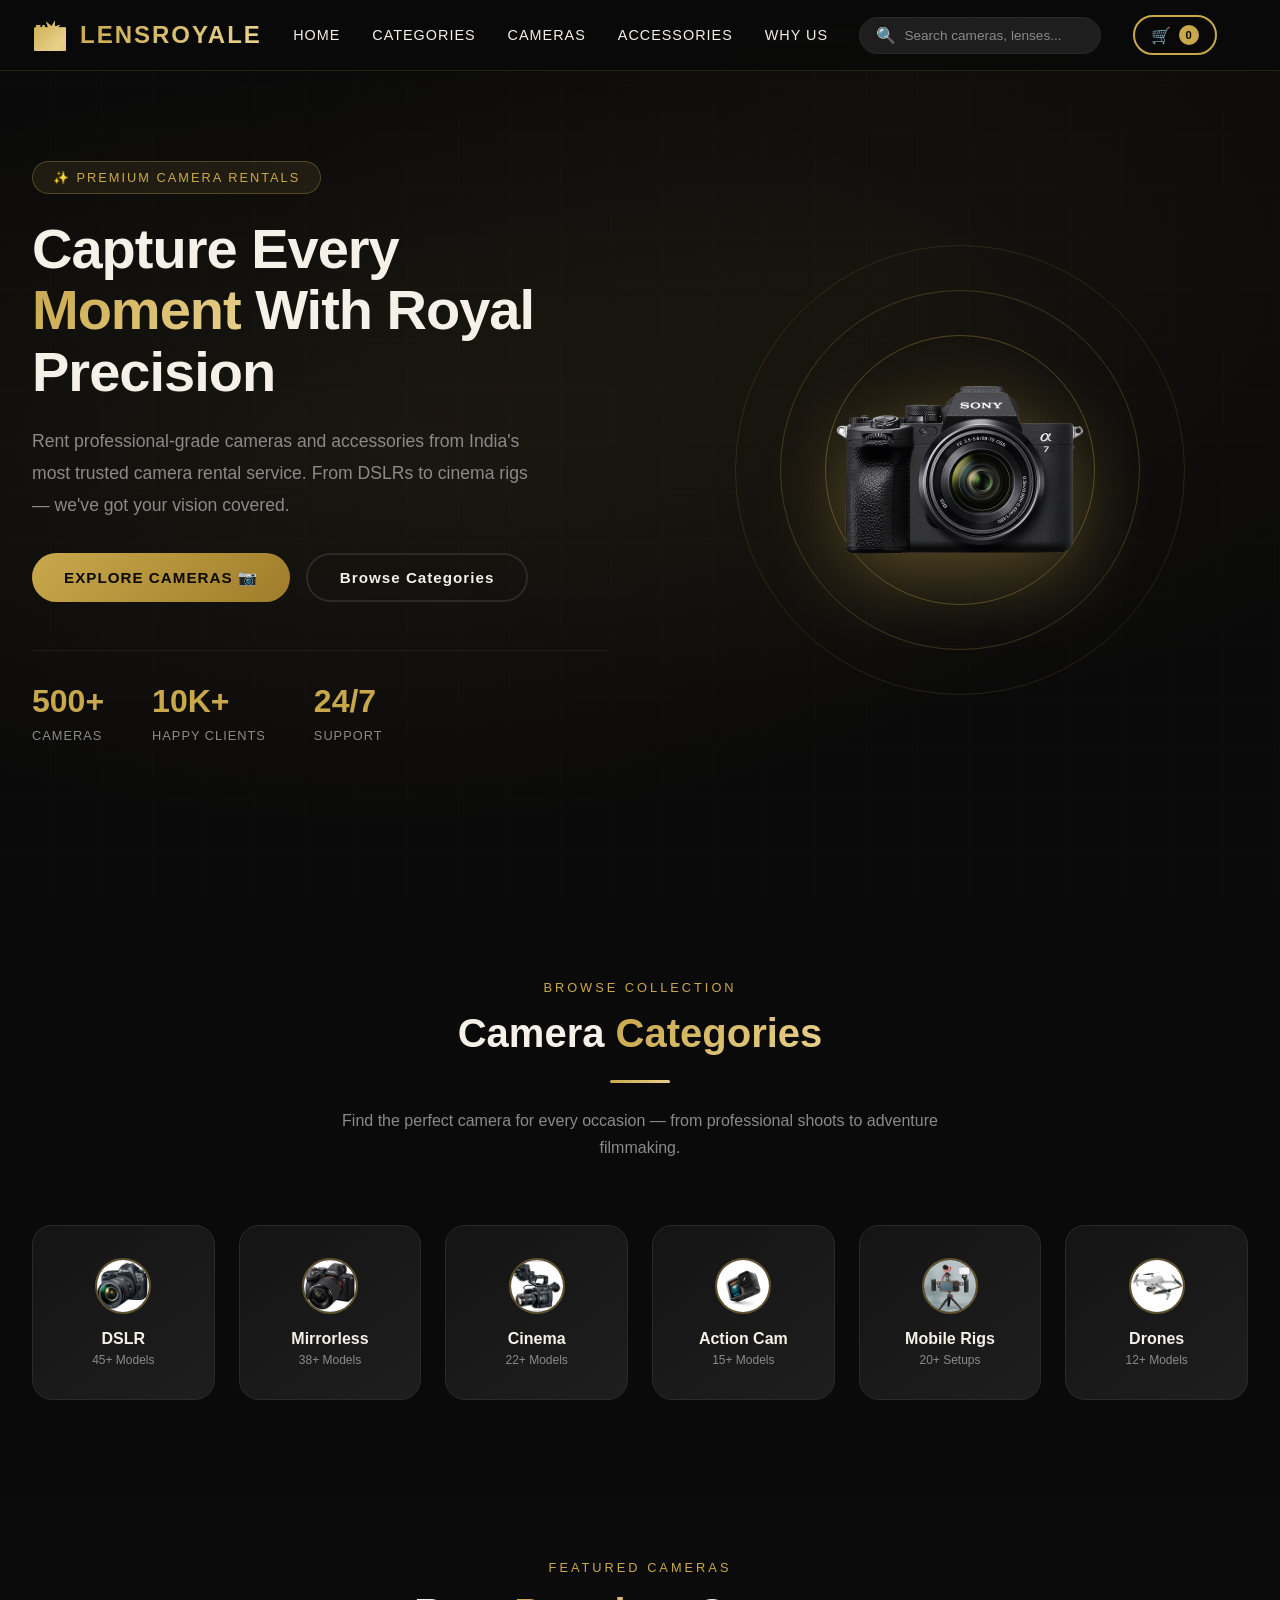
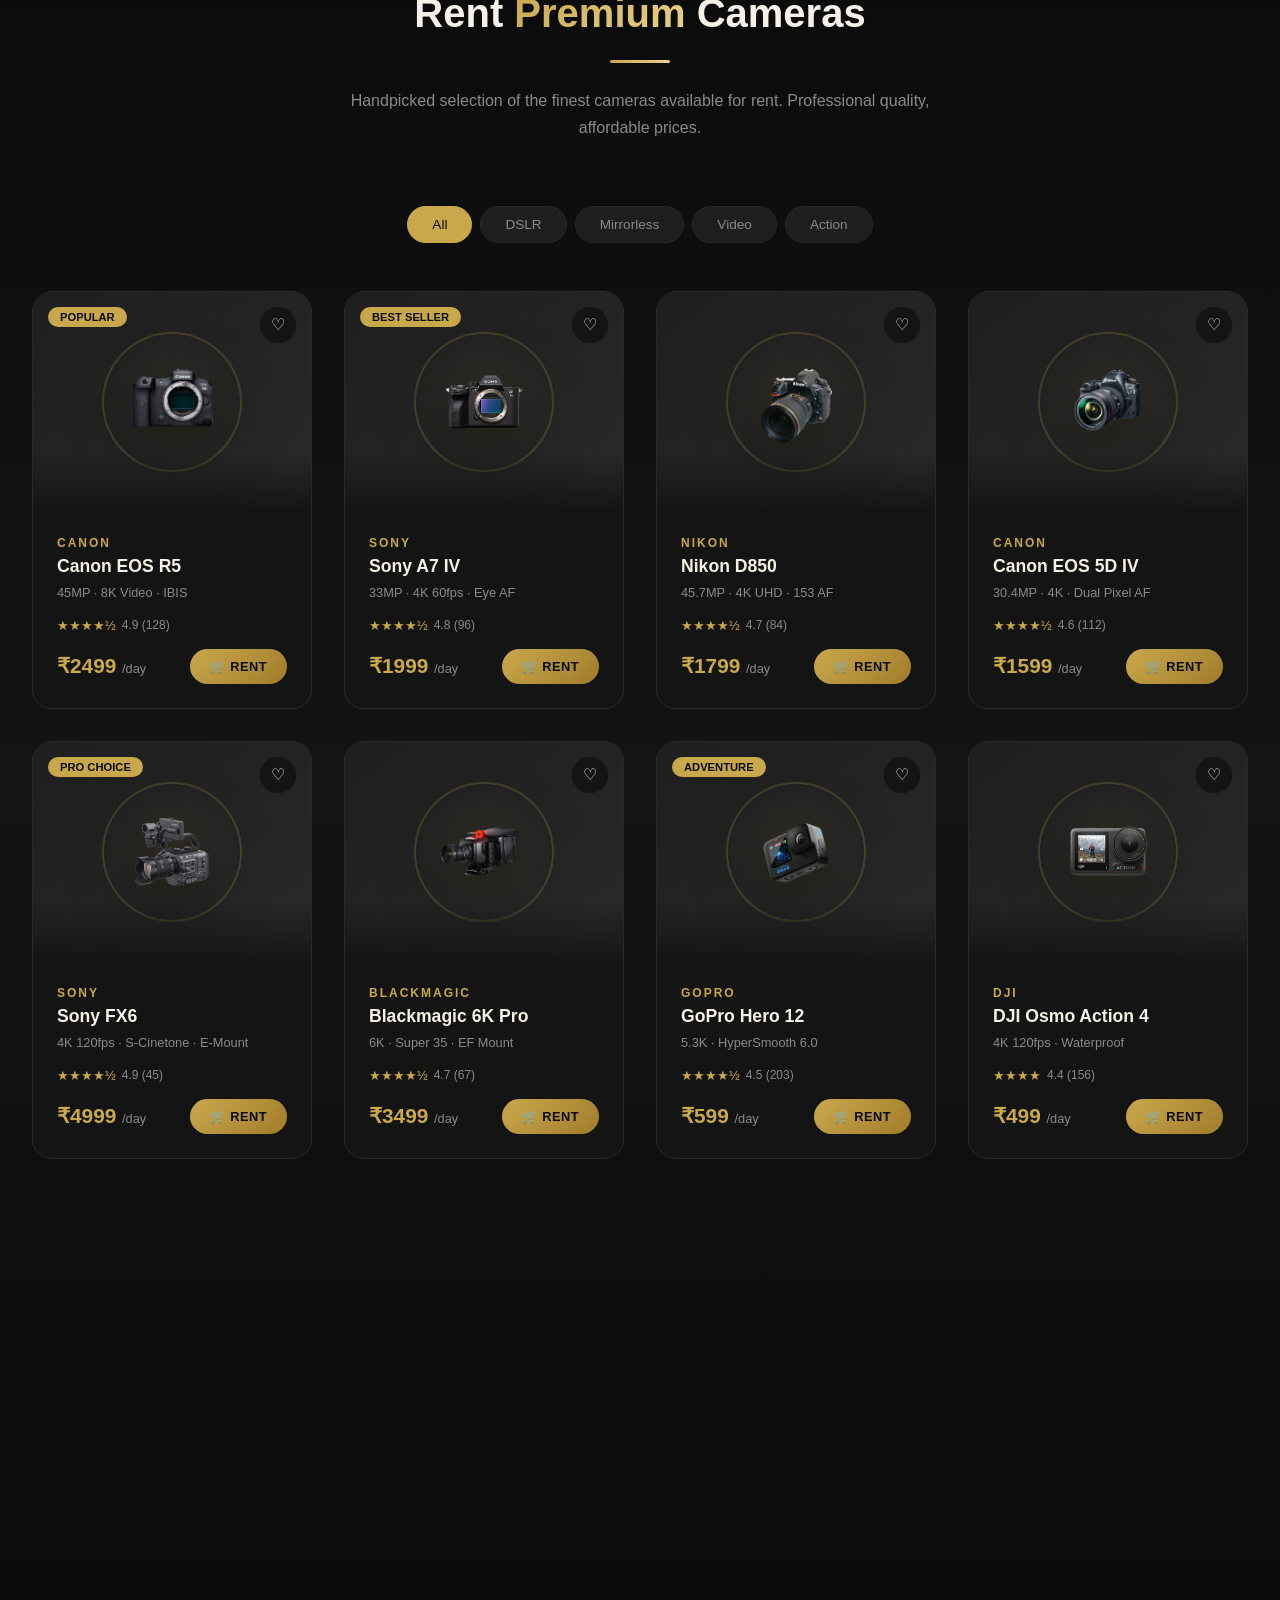
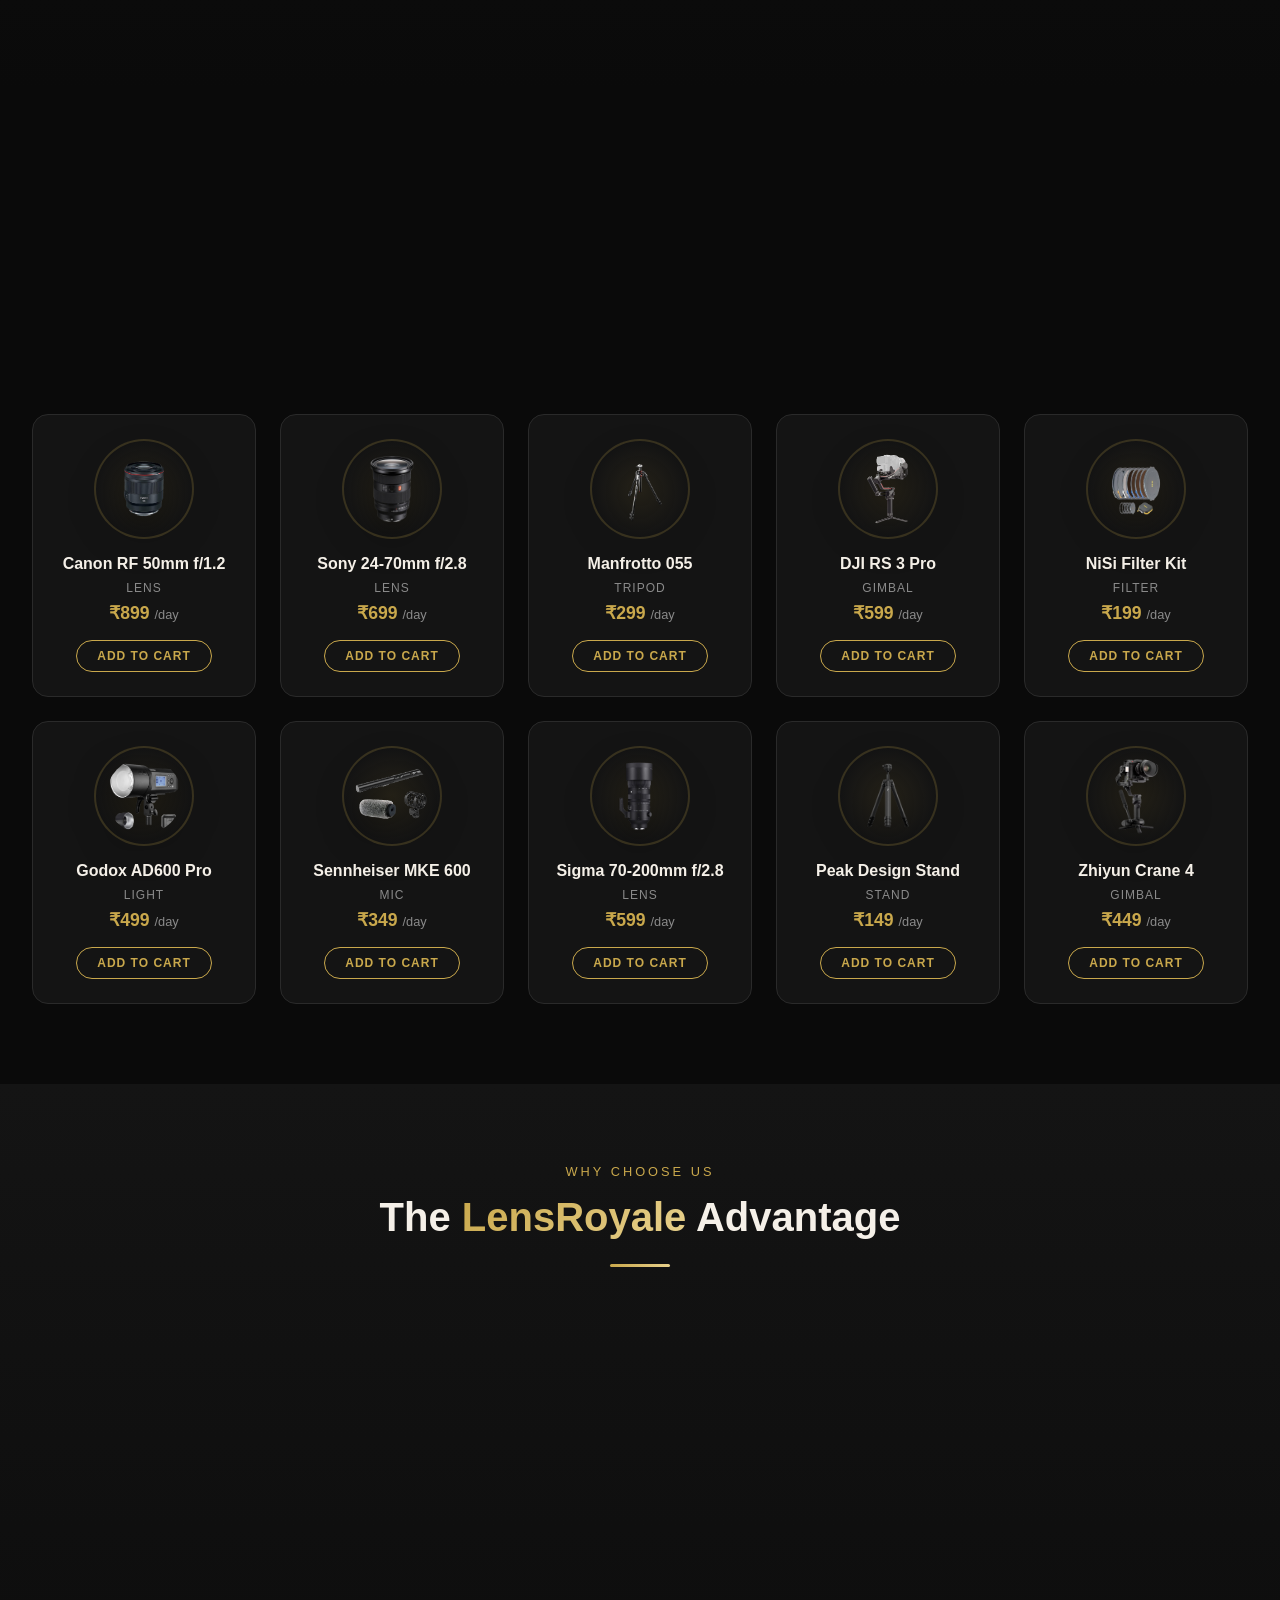
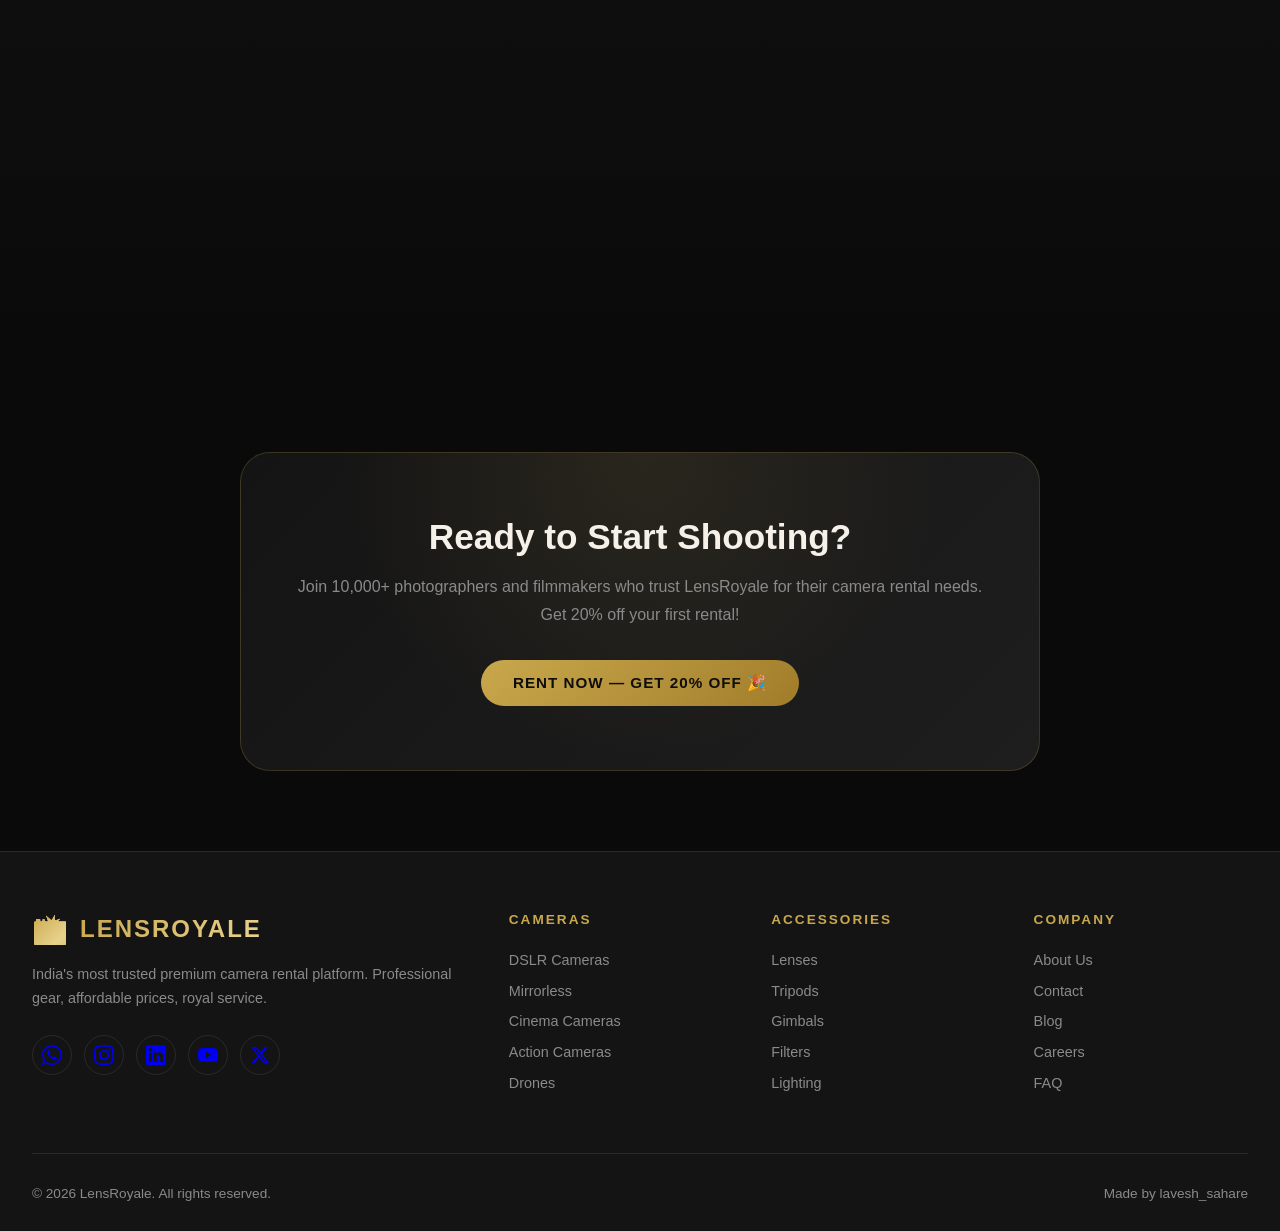
<file: index.html>
﻿<!DOCTYPE html>
<html lang="en">

<head>
    <meta charset="UTF-8">
    <meta name="viewport" content="width=device-width, initial-scale=1.0">
    <title>LensRoyale - Premium Camera Rentals</title>
    <link rel="stylesheet" href="style.css">
</head>

<body>

    <!-- Navigation -->
    <nav id="navbar">
        <div class="nav-container">
            <a href="#" class="logo">
                <span class="logo-icon">📸</span>
                <span>LENSROYALE</span>
            </a>
            <ul class="nav-links">
                <li><a href="#home">Home</a></li>
                <li><a href="#categories">Categories</a></li>
                <li><a href="#products">Cameras</a></li>
                <li><a href="#accessories">Accessories</a></li>
                <li><a href="#features">Why Us</a></li>
            </ul>
            <div class="search-bar">
                <span class="search-icon">🔍</span>
                <input type="text" placeholder="Search cameras, lenses..." id="searchInput">
            </div>
            <button class="cart-btn" id="cartBtn" onclick="openCart()">
                🛒 <span class="cart-count" id="cartCount">0</span>
            </button>
            <div class="nav-right-mobile">
                <button class="mobile-cart-btn" id="mobileCartBtn" onclick="openCart()">
                    🛒
                    <span class="mobile-cart-count" id="mobileCartCount">0</span>
                </button>
                <button class="hamburger" id="hamburger">
                    <span></span>
                    <span></span>
                    <span></span>
                </button>
            </div>
        </div>
    </nav>

    <!-- Mobile Menu -->
    <div class="mobile-menu" id="mobileMenu">
        <a href="#home" onclick="closeMobile()">Home</a>
        <a href="#categories" onclick="closeMobile()">Categories</a>
        <a href="#products" onclick="closeMobile()">Cameras</a>
        <a href="#accessories" onclick="closeMobile()">Accessories</a>
        <a href="#features" onclick="closeMobile()">Why Us</a>
        <div class="mobile-search">
            <span>🔍</span>
            <input type="text" placeholder="Search cameras, lenses...">
        </div>
    </div>

    <!-- Cart Notification -->
    <div class="cart-notification" id="cartNotification">
        <span class="check">✅</span>
        <div class="text"><strong id="notifItem">Item</strong> added to cart!</div>
    </div>

    <!-- Cart Sidebar -->
    <div class="cart-overlay" id="cartOverlay" onclick="closeCart()"></div>
    <aside class="cart-sidebar" id="cartSidebar">
        <div class="cart-header">
            <h2>🛒 Your Cart <span class="item-count" id="cartItemCount">0 items</span></h2>
            <button class="cart-close" onclick="closeCart()">✕</button>
        </div>
        <div class="cart-items" id="cartItemsList">
            <!-- Cart items rendered here -->
        </div>
        <div class="cart-footer" id="cartFooter">
            <div id="cartSummary"></div>
            <button class="checkout-btn" id="checkoutBtn" onclick="proceedToCheckout()" disabled>
                🔒 Proceed to Checkout
            </button>
            <button class="clear-cart-btn" id="clearCartBtn" onclick="clearCart()">
                🗑️ Clear Entire Cart
            </button>
        </div>
    </aside>

    <!-- Checkout Success Modal -->
    <div class="checkout-modal-overlay" id="checkoutModal">
        <div class="checkout-modal">
            <span class="checkout-success-icon">🎉</span>
            <h2>Order <span class="highlight">Confirmed!</span></h2>
            <p>Your premium camera gear is being prepared for dispatch. You'll receive a confirmation email shortly.</p>
            <div class="order-id">
                <label>Order ID</label>
                <span id="orderId">LR-000000</span>
            </div>
            <button class="checkout-modal-close" onclick="closeCheckoutModal()">Continue Shopping</button>
        </div>
    </div>

    <!-- Hero Section -->
    <header class="hero" id="home">
        <div class="hero-bg"></div>
        <div class="hero-pattern"></div>
        <div class="hero-content">
            <div class="hero-text">
                <span class="hero-badge">✨ Premium Camera Rentals</span>
                <h1>Capture Every <span class="highlight">Moment</span> With Royal Precision</h1>
                <p>Rent professional-grade cameras and accessories from India's most trusted camera rental service. From
                    DSLRs to cinema rigs — we've got your vision covered.</p>
                <div class="hero-buttons">
                    <a href="#products" class="btn-primary">Explore Cameras 📷</a>
                    <a href="#categories" class="btn-secondary">Browse Categories</a>
                </div>
                <div class="hero-stats">
                    <div class="stat">
                        <h3>500+</h3>
                        <p>Cameras</p>
                    </div>
                    <div class="stat">
                        <h3>10K+</h3>
                        <p>Happy Clients</p>
                    </div>
                    <div class="stat">
                        <h3>24/7</h3>
                        <p>Support</p>
                    </div>
                </div>
            </div>
            <div class="hero-visual">
                <div class="hero-camera-display">
                    <div class="camera-ring"></div>
                    <div class="camera-ring"></div>
                    <div class="camera-ring"></div>
                    <img src="./images/hero-camera.png" class="hero-img" alt="Premium Camera">
                </div>
            </div>
        </div>
    </header>

    <!-- Categories -->
    <section id="categories">
        <div class="section-header scroll-animate">
            <span class="section-tag">Browse Collection</span>
            <h2>Camera <span class="highlight">Categories</span></h2>
            <div class="divider"></div>
            <p>Find the perfect camera for every occasion — from professional shoots to adventure filmmaking.</p>
        </div>
        <div class="categories-grid">
            <div class="category-card scroll-animate" style="transition-delay:0.1s"><img src="./images/dslr 1.jpg"
                    class="category-icon" alt="DSLR">
                <h3>DSLR</h3>
                <p>45+ Models</p>
            </div>
            <div class="category-card scroll-animate" style="transition-delay:0.2s"><img src="./images/mirrorless.jpg"
                    class="category-icon" alt="Mirrorless">
                <h3>Mirrorless</h3>
                <p>38+ Models</p>
            </div>
            <div class="category-card scroll-animate" style="transition-delay:0.3s"><img src="./images/cinema.jpg"
                    class="category-icon" alt="Cinema">
                <h3>Cinema</h3>
                <p>22+ Models</p>
            </div>
            <div class="category-card scroll-animate" style="transition-delay:0.4s"><img src="./images/action.jpg"
                    class="category-icon" alt="Action Cam">
                <h3>Action Cam</h3>
                <p>15+ Models</p>
            </div>
            <div class="category-card scroll-animate" style="transition-delay:0.5s"><img src="./images/mobile rigs.jpg"
                    class="category-icon" alt="Mobile Rigs">
                <h3>Mobile Rigs</h3>
                <p>20+ Setups</p>
            </div>
            <div class="category-card scroll-animate" style="transition-delay:0.6s"><img src="./images/drone.jpg"
                    class="category-icon" alt="Drones">
                <h3>Drones</h3>
                <p>12+ Models</p>
            </div>
        </div>
    </section>

    <!-- Products -->
    <div class="products-section" id="products">
        <div class="inner">
            <div class="section-header scroll-animate">
                <span class="section-tag">Featured Cameras</span>
                <h2>Rent <span class="highlight">Premium</span> Cameras</h2>
                <div class="divider"></div>
                <p>Handpicked selection of the finest cameras available for rent. Professional quality, affordable
                    prices.</p>
            </div>
            <div class="filter-tabs scroll-animate">
                <button class="filter-tab active" data-filter="all">All</button>
                <button class="filter-tab" data-filter="dslr">DSLR</button>
                <button class="filter-tab" data-filter="mirrorless">Mirrorless</button>
                <button class="filter-tab" data-filter="video">Video</button>
                <button class="filter-tab" data-filter="action">Action</button>
            </div>
            <div class="products-grid" id="productsGrid"></div>
        </div>
    </div>

    <!-- Accessories -->
    <section id="accessories">
        <div class="section-header scroll-animate">
            <span class="section-tag">Complete Your Kit</span>
            <h2>Camera <span class="highlight">Accessories</span></h2>
            <div class="divider"></div>
            <p>Enhance your shooting experience with our premium range of camera accessories and gear.</p>
        </div>
        <div class="accessories-grid" id="accessoriesGrid"></div>
    </section>

    <!-- Features -->
    <div class="features-section" id="features">
        <div class="section-header scroll-animate">
            <span class="section-tag">Why Choose Us</span>
            <h2>The <span class="highlight">LensRoyale</span> Advantage</h2>
            <div class="divider"></div>
        </div>
        <div class="features-grid">
            <div class="feature-card scroll-animate" style="transition-delay:0.1s"><span class="feature-icon">🏆</span>
                <h3>Premium Quality</h3>
                <p>Every camera is meticulously maintained and checked before rental. Only the finest gear in our
                    inventory.</p>
            </div>
            <div class="feature-card scroll-animate" style="transition-delay:0.2s"><span class="feature-icon">💰</span>
                <h3>Best Prices</h3>
                <p>Competitive rental rates with flexible daily, weekly, and monthly plans to suit every budget.</p>
            </div>
            <div class="feature-card scroll-animate" style="transition-delay:0.3s"><span class="feature-icon">🚚</span>
                <h3>Free Delivery</h3>
                <p>Get your gear delivered to your doorstep for free. Same-day delivery available in select cities.</p>
            </div>
            <div class="feature-card scroll-animate" style="transition-delay:0.4s"><span class="feature-icon">🛡️</span>
                <h3>Damage Protection</h3>
                <p>Comprehensive insurance on all rentals. Shoot worry-free with our protection plans.</p>
            </div>
            <div class="feature-card scroll-animate" style="transition-delay:0.5s"><span class="feature-icon">🎓</span>
                <h3>Expert Support</h3>
                <p>Our team of professional photographers can help you choose the right gear for your project.</p>
            </div>
            <div class="feature-card scroll-animate" style="transition-delay:0.6s"><span class="feature-icon">🔄</span>
                <h3>Easy Returns</h3>
                <p>Hassle-free return process with pickup from your location. Extend rentals with just one click.</p>
            </div>
        </div>
    </div>

    <!-- CTA -->
    <div class="cta-section">
        <div class="cta-inner scroll-animate">
            <h2>Ready to Start <span class="highlight">Shooting</span>?</h2>
            <p>Join 10,000+ photographers and filmmakers who trust LensRoyale for their camera rental needs. Get 20% off
                your first rental!</p>
            <a href="#products" class="btn-primary">Rent Now — Get 20% Off 🎉</a>
        </div>
    </div>

    <!-- Footer -->
    <footer>
        <div class="footer-content">
            <div class="footer-brand">
                <a href="#" class="logo"><span class="logo-icon">📸</span><span>LENSROYALE</span></a>
                <p>India's most trusted premium camera rental platform. Professional gear, affordable prices, royal
                    service.</p>
                <div class="social-links">
                    <a href="#" class="social-link" title="WhatsApp">
                        <svg viewBox="0 0 24 24" width="20" height="20" fill="currentColor">
                            <path
                                d="M12.031 0C5.395 0 .01 5.385.01 12.023c0 2.133.555 4.218 1.611 6.052L0 24l6.096-1.595c1.782 1.006 3.791 1.537 5.922 1.537h.007c6.634 0 12.022-5.384 12.022-12.021C24.047 5.343 18.667 0 12.031 0zm0 22.023h-.005c-1.815 0-3.593-.487-5.15-1.411l-.37-.219-3.82.999 1.021-3.722-.24-.383A10.024 10.024 0 0 1 1.961 12.02C1.961 6.467 6.48 1.954 12.037 1.954c5.556 0 10.076 4.516 10.076 10.068 0 5.553-4.522 10.001-10.082 10.001zM17.55 14.5c-.302-.15-1.786-.881-2.063-.981-.277-.101-.478-.15-.68.151-.202.302-.782.981-.958 1.182-.177.202-.355.227-.657.076-1.637-.811-2.822-1.558-3.921-3.411-.237-.4-.027-.611.123-.761.135-.136.302-.353.453-.529.151-.176.202-.302.302-.503.1-.202.05-.378-.025-.529-.076-.151-.68-1.638-.932-2.242-.245-.588-.495-.508-.68-.517-.176-.008-.378-.01-.58-.01-.202 0-.529.076-.806.378-.277.302-1.058 1.033-1.058 2.52 0 1.487 1.083 2.924 1.234 3.125.151.202 2.128 3.25 5.155 4.552 2.158.932 2.898.813 3.427.737.59-.084 1.786-.73 2.038-1.436.252-.705.252-1.31.176-1.436-.076-.126-.277-.202-.58-.353z" />
                        </svg>
                    </a>
                    <a href="#" class="social-link" title="Instagram">
                        <svg viewBox="0 0 24 24" width="20" height="20" fill="currentColor">
                            <path
                                d="M12 2.163c3.204 0 3.584.012 4.85.07 3.252.148 4.771 1.691 4.919 4.919.058 1.265.069 1.645.069 4.849 0 3.205-.012 3.584-.069 4.849-.149 3.225-1.664 4.771-4.919 4.919-1.266.058-1.644.07-4.85.07-3.204 0-3.584-.012-4.849-.07-3.26-.149-4.771-1.699-4.919-4.92-.058-1.265-.07-1.644-.07-4.849 0-3.204.013-3.583.07-4.849.149-3.227 1.664-4.771 4.919-4.919 1.266-.057 1.645-.069 4.849-.069zM12 0C8.741 0 8.333.014 7.053.072 2.695.272.273 2.69.073 7.052.014 8.333 0 8.741 0 12c0 3.259.014 3.668.072 4.948.2 4.358 2.618 6.78 6.98 6.98C8.333 23.986 8.741 24 12 24c3.259 0 3.668-.014 4.948-.072 4.354-.2 6.782-2.618 6.979-6.98.059-1.28.073-1.689.073-4.948 0-3.259-.014-3.667-.072-4.947-.196-4.354-2.617-6.78-6.979-6.98C15.668.014 15.259 0 12 0zm0 5.838a6.162 6.162 0 100 12.324 6.162 6.162 0 000-12.324zM12 16a4 4 0 110-8 4 4 0 010 8zm6.406-11.845a1.44 1.44 0 100 2.881 1.44 1.44 0 000-2.881z" />
                        </svg>
                    </a>
                    <a href="#" class="social-link" title="LinkedIn">
                        <svg viewBox="0 0 24 24" width="20" height="20" fill="currentColor">
                            <path
                                d="M20.447 20.452h-3.554v-5.569c0-1.328-.027-3.037-1.852-3.037-1.853 0-2.136 1.445-2.136 2.939v5.667H9.351V9h3.414v1.561h.046c.477-.9 1.637-1.85 3.37-1.85 3.601 0 4.267 2.37 4.267 5.455v6.286zM5.337 7.433c-1.144 0-2.063-.926-2.063-2.065 0-1.138.92-2.063 2.063-2.063 1.14 0 2.064.925 2.064 2.063 0 1.139-.925 2.065-2.064 2.065zm1.782 13.019H3.555V9h3.564v11.452zM22.225 0H1.771C.792 0 0 .774 0 1.729v20.542C0 23.227.792 24 1.771 24h20.451C23.2 24 24 23.227 24 22.271V1.729C24 .774 23.2 0 22.222 0h.003z" />
                        </svg>
                    </a>
                    <a href="#" class="social-link" title="YouTube">
                        <svg viewBox="0 0 24 24" width="20" height="20" fill="currentColor">
                            <path
                                d="M23.498 6.186a3.016 3.016 0 0 0-2.122-2.136C19.505 3.545 12 3.545 12 3.545s-7.505 0-9.377.505A3.017 3.017 0 0 0 .502 6.186C0 8.07 0 12 0 12s0 3.93.502 5.814a3.016 3.016 0 0 0 2.122 2.136c1.871.505 9.376.505 9.376.505s7.505 0 9.377-.505a3.015 3.015 0 0 0 2.122-2.136C24 15.93 24 12 24 12s0-3.93-.502-5.814zM9.545 15.568V8.432L15.818 12l-6.273 3.568z" />
                        </svg>
                    </a>
                    <a href="#" class="social-link" title="Twitter">
                        <svg viewBox="0 0 24 24" width="20" height="20" fill="currentColor">
                            <path
                                d="M18.244 2.25h3.308l-7.227 8.26 8.502 11.24H16.17l-5.214-6.817L4.99 21.75H1.68l7.73-8.835L1.254 2.25H8.08l4.713 6.231zm-1.161 17.52h1.833L7.084 4.126H5.117z" />
                        </svg>
                    </a>
                </div>
            </div>
            <div class="footer-column">
                <h4>Cameras</h4>
                <ul>
                    <li><a href="#">DSLR Cameras</a></li>
                    <li><a href="#">Mirrorless</a></li>
                    <li><a href="#">Cinema Cameras</a></li>
                    <li><a href="#">Action Cameras</a></li>
                    <li><a href="#">Drones</a></li>
                </ul>
            </div>
            <div class="footer-column">
                <h4>Accessories</h4>
                <ul>
                    <li><a href="#">Lenses</a></li>
                    <li><a href="#">Tripods</a></li>
                    <li><a href="#">Gimbals</a></li>
                    <li><a href="#">Filters</a></li>
                    <li><a href="#">Lighting</a></li>
                </ul>
            </div>
            <div class="footer-column">
                <h4>Company</h4>
                <ul>
                    <li><a href="#">About Us</a></li>
                    <li><a href="#">Contact</a></li>
                    <li><a href="#">Blog</a></li>
                    <li><a href="#">Careers</a></li>
                    <li><a href="#">FAQ</a></li>
                </ul>
            </div>
        </div>
        <div class="footer-bottom">
            <p>© 2026 LensRoyale. All rights reserved.</p>
            <p>Made by lavesh_sahare </p>
        </div>
    </footer>

    <button class="back-to-top" id="backToTop">⬆</button>

    <script src="script.js"></script>
</body>

</html>
</file>
<file: style.css>
﻿        * {
            margin: 0;
            padding: 0;
            box-sizing: border-box;
        }

        :root {
            --gold: #c9a84c;
            --gold-light: #e8d18c;
            --gold-dark: #a07c2a;
            --dark: #0a0a0a;
            --dark-2: #141414;
            --dark-3: #1e1e1e;
            --dark-4: #2a2a2a;
            --cream: #f5f0e8;
            --white: #ffffff;
            --text-muted: #8a8a8a;
            --red: #e74c3c;
            --green: #27ae60;
        }

        html {
            scroll-behavior: smooth;
            font-size: 16px;
        }

        body {
            font-family: 'Segoe UI', Tahoma, Geneva, Verdana, sans-serif;
            background: var(--dark);
            color: var(--cream);
            overflow-x: hidden;
            min-height: 100vh;
            width: 100%;
        }

        ::-webkit-scrollbar {
            width: 8px;
        }

        ::-webkit-scrollbar-track {
            background: var(--dark);
        }

        ::-webkit-scrollbar-thumb {
            background: var(--gold-dark);
            border-radius: 4px;
        }

        @keyframes fadeInUp {
            from {
                opacity: 0;
                transform: translateY(40px);
            }

            to {
                opacity: 1;
                transform: translateY(0);
            }
        }

        @keyframes fadeInLeft {
            from {
                opacity: 0;
                transform: translateX(-40px);
            }

            to {
                opacity: 1;
                transform: translateX(0);
            }
        }

        @keyframes fadeInRight {
            from {
                opacity: 0;
                transform: translateX(40px);
            }

            to {
                opacity: 1;
                transform: translateX(0);
            }
        }

        @keyframes shimmer {
            0% {
                background-position: -200% center;
            }

            100% {
                background-position: 200% center;
            }
        }

        @keyframes float {

            0%,
            100% {
                transform: translateY(0);
            }

            50% {
                transform: translateY(-10px);
            }
        }

        @keyframes cartBounce {
            0% {
                transform: scale(1);
            }

            30% {
                transform: scale(1.3);
            }

            50% {
                transform: scale(0.9);
            }

            70% {
                transform: scale(1.1);
            }

            100% {
                transform: scale(1);
            }
        }

        @keyframes slideDown {
            from {
                opacity: 0;
                transform: translateY(-20px);
            }

            to {
                opacity: 1;
                transform: translateY(0);
            }
        }

        @keyframes slideInRight {
            from {
                transform: translateX(100%);
            }

            to {
                transform: translateX(0);
            }
        }

        @keyframes slideOutRight {
            from {
                transform: translateX(0);
            }

            to {
                transform: translateX(100%);
            }
        }

        @keyframes removeItem {
            to {
                opacity: 0;
                transform: translateX(80px);
                height: 0;
                padding: 0;
                margin: 0;
                overflow: hidden;
            }
        }

        @keyframes popIn {
            0% {
                transform: scale(0.8);
                opacity: 0;
            }

            60% {
                transform: scale(1.05);
            }

            100% {
                transform: scale(1);
                opacity: 1;
            }
        }

        @keyframes checkmark {
            0% {
                transform: scale(0) rotate(-45deg);
                opacity: 0;
            }

            50% {
                transform: scale(1.2) rotate(0deg);
            }

            100% {
                transform: scale(1) rotate(0deg);
                opacity: 1;
            }
        }

        .scroll-animate {
            opacity: 0;
            transform: translateY(40px);
            transition: all 0.8s cubic-bezier(0.4, 0, 0.2, 1);
        }

        .scroll-animate.visible {
            opacity: 1;
            transform: translateY(0);
        }

        /* Navigation */
        nav {
            position: fixed;
            top: 0;
            left: 0;
            width: 100%;
            z-index: 1000;
            background: rgba(10, 10, 10, 0.85);
            backdrop-filter: blur(20px);
            border-bottom: 1px solid rgba(201, 168, 76, 0.15);
            transition: all 0.3s ease;
        }

        nav.scrolled {
            background: rgba(10, 10, 10, 0.95);
            box-shadow: 0 4px 30px rgba(0, 0, 0, 0.5);
        }

        .nav-container {
            max-width: 1400px;
            margin: 0 auto;
            padding: 0 2rem;
            display: flex;
            align-items: center;
            justify-content: space-between;
            height: 70px;
        }

        .logo {
            display: flex;
            align-items: center;
            gap: 10px;
            text-decoration: none;
            color: var(--gold);
            font-size: 1.5rem;
            font-weight: 700;
            letter-spacing: 2px;
        }

        .logo-icon {
            font-size: 1.8rem;
        }

        .logo span {
            background: linear-gradient(135deg, var(--gold), var(--gold-light), var(--gold));
            background-size: 200% auto;
            -webkit-background-clip: text;
            -webkit-text-fill-color: transparent;
            animation: shimmer 3s linear infinite;
        }

        .nav-links {
            display: flex;
            list-style: none;
            gap: 2rem;
            align-items: center;
        }

        .nav-links a {
            color: var(--cream);
            text-decoration: none;
            font-size: 0.9rem;
            font-weight: 500;
            letter-spacing: 1px;
            text-transform: uppercase;
            position: relative;
            transition: color 0.3s;
            padding: 5px 0;
        }

        .nav-links a::after {
            content: '';
            position: absolute;
            bottom: -2px;
            left: 0;
            width: 0;
            height: 2px;
            background: var(--gold);
            transition: width 0.3s ease;
        }

        .nav-links a:hover {
            color: var(--gold);
        }

        .nav-links a:hover::after {
            width: 100%;
        }

        .search-bar {
            display: flex;
            align-items: center;
            background: var(--dark-3);
            border: 1px solid var(--dark-4);
            border-radius: 50px;
            padding: 8px 16px;
            gap: 8px;
            transition: border-color 0.3s;
        }

        .search-bar:focus-within {
            border-color: var(--gold);
        }

        .search-bar input {
            background: none;
            border: none;
            color: var(--cream);
            outline: none;
            font-size: 0.85rem;
            width: 180px;
        }

        .search-bar input::placeholder {
            color: var(--text-muted);
        }

        .search-icon {
            cursor: pointer;
            font-size: 1rem;
        }

        .cart-btn {
            position: relative;
            background: none;
            border: 2px solid var(--gold);
            color: var(--gold);
            padding: 8px 16px;
            border-radius: 50px;
            cursor: pointer;
            font-size: 1rem;
            display: flex;
            align-items: center;
            gap: 8px;
            transition: all 0.3s;
            font-weight: 600;
        }

        .cart-btn:hover {
            background: var(--gold);
            color: var(--dark);
        }

        .cart-count {
            background: var(--gold);
            color: var(--dark);
            border-radius: 50%;
            width: 20px;
            height: 20px;
            display: flex;
            align-items: center;
            justify-content: center;
            font-size: 0.7rem;
            font-weight: 700;
        }

        .cart-btn:hover .cart-count {
            background: var(--dark);
            color: var(--gold);
        }

        .cart-btn.bounce {
            animation: cartBounce 0.5s ease;
        }

        .hamburger {
            display: none;
            flex-direction: column;
            cursor: pointer;
            gap: 5px;
            background: none;
            border: none;
            padding: 5px;
        }

        .hamburger span {
            width: 25px;
            height: 2px;
            background: var(--gold);
            transition: all 0.3s;
        }

        .hamburger.active span:nth-child(1) {
            transform: rotate(45deg) translate(5px, 5px);
        }

        .hamburger.active span:nth-child(2) {
            opacity: 0;
        }

        .hamburger.active span:nth-child(3) {
            transform: rotate(-45deg) translate(5px, -5px);
        }

        /* Cart Sidebar */
        .cart-overlay {
            position: fixed;
            inset: 0;
            background: rgba(0, 0, 0, 0.6);
            z-index: 2000;
            opacity: 0;
            visibility: hidden;
            transition: all 0.3s;
            backdrop-filter: blur(4px);
        }

        .cart-overlay.open {
            opacity: 1;
            visibility: visible;
        }

        .cart-sidebar {
            position: fixed;
            top: 0;
            right: 0;
            width: 440px;
            max-width: 100%;
            height: 100%;
            background: var(--dark-2);
            z-index: 2001;
            transform: translateX(100%);
            transition: transform 0.4s cubic-bezier(0.4, 0, 0.2, 1);
            display: flex;
            flex-direction: column;
            border-left: 1px solid rgba(201, 168, 76, 0.15);
        }

        .cart-sidebar.open {
            transform: translateX(0);
        }

        .cart-header {
            padding: 1.5rem 1.5rem;
            border-bottom: 1px solid var(--dark-4);
            display: flex;
            align-items: center;
            justify-content: space-between;
            flex-shrink: 0;
        }

        .cart-header h2 {
            font-size: 1.3rem;
            font-weight: 700;
            display: flex;
            align-items: center;
            gap: 10px;
        }

        .cart-header .item-count {
            background: var(--gold);
            color: var(--dark);
            border-radius: 50px;
            padding: 2px 10px;
            font-size: 0.75rem;
            font-weight: 700;
        }

        .cart-close {
            background: var(--dark-3);
            border: 1px solid var(--dark-4);
            color: var(--cream);
            width: 40px;
            height: 40px;
            border-radius: 50%;
            cursor: pointer;
            font-size: 1.2rem;
            display: flex;
            align-items: center;
            justify-content: center;
            transition: all 0.3s;
        }

        .cart-close:hover {
            border-color: var(--red);
            color: var(--red);
        }

        .cart-items {
            flex: 1;
            overflow-y: auto;
            padding: 1rem 1.5rem;
        }

        .cart-items::-webkit-scrollbar {
            width: 4px;
        }

        .cart-items::-webkit-scrollbar-thumb {
            background: var(--dark-4);
            border-radius: 2px;
        }

        .cart-empty {
            text-align: center;
            padding: 4rem 2rem;
            color: var(--text-muted);
        }

        .cart-empty-icon {
            font-size: 4rem;
            margin-bottom: 1rem;
            display: block;
            opacity: 0.5;
        }

        .cart-empty h3 {
            font-size: 1.2rem;
            color: var(--cream);
            margin-bottom: 0.5rem;
        }

        .cart-empty p {
            font-size: 0.9rem;
            line-height: 1.6;
        }

        .cart-item {
            display: flex;
            gap: 1rem;
            padding: 1rem;
            background: var(--dark-3);
            border: 1px solid var(--dark-4);
            border-radius: 16px;
            margin-bottom: 0.8rem;
            transition: all 0.3s;
            animation: popIn 0.3s ease;
        }

        .cart-item:hover {
            border-color: rgba(201, 168, 76, 0.2);
        }

        .cart-item.removing {
            animation: removeItem 0.4s ease forwards;
        }

        .cart-item-image {
            width: 70px;
            height: 70px;
            background: var(--dark-4);
            border-radius: 12px;
            display: flex;
            align-items: center;
            justify-content: center;
            font-size: 2rem;
            flex-shrink: 0;
        }

        .cart-item-details {
            flex: 1;
            min-width: 0;
        }

        .cart-item-brand {
            color: var(--gold);
            font-size: 0.65rem;
            text-transform: uppercase;
            letter-spacing: 1.5px;
            font-weight: 600;
        }

        .cart-item-name {
            font-size: 0.95rem;
            font-weight: 700;
            margin: 2px 0;
            white-space: nowrap;
            overflow: hidden;
            text-overflow: ellipsis;
        }

        .cart-item-price {
            color: var(--gold);
            font-weight: 700;
            font-size: 1rem;
        }

        .cart-item-price small {
            color: var(--text-muted);
            font-weight: 400;
            font-size: 0.75rem;
        }

        .cart-item-actions {
            display: flex;
            flex-direction: column;
            align-items: flex-end;
            justify-content: space-between;
        }

        .cart-item-remove {
            background: none;
            border: none;
            color: var(--text-muted);
            cursor: pointer;
            font-size: 0.85rem;
            padding: 4px;
            border-radius: 6px;
            transition: all 0.2s;
            width: 28px;
            height: 28px;
            display: flex;
            align-items: center;
            justify-content: center;
        }

        .cart-item-remove:hover {
            color: var(--red);
            background: rgba(231, 76, 60, 0.1);
        }

        .qty-control {
            display: flex;
            align-items: center;
            gap: 0;
            border: 1px solid var(--dark-4);
            border-radius: 8px;
            overflow: hidden;
        }

        .qty-btn {
            background: var(--dark-4);
            border: none;
            color: var(--cream);
            width: 28px;
            height: 28px;
            cursor: pointer;
            font-size: 0.9rem;
            display: flex;
            align-items: center;
            justify-content: center;
            transition: all 0.2s;
        }

        .qty-btn:hover {
            background: var(--gold);
            color: var(--dark);
        }

        .qty-value {
            width: 30px;
            text-align: center;
            font-size: 0.85rem;
            font-weight: 700;
            background: var(--dark-3);
        }

        .cart-footer {
            border-top: 1px solid var(--dark-4);
            padding: 1.5rem;
            flex-shrink: 0;
        }

        .cart-summary-row {
            display: flex;
            justify-content: space-between;
            align-items: center;
            margin-bottom: 0.6rem;
            font-size: 0.9rem;
        }

        .cart-summary-row.muted {
            color: var(--text-muted);
        }

        .cart-summary-row.total {
            font-size: 1.2rem;
            font-weight: 800;
            margin-top: 0.8rem;
            padding-top: 0.8rem;
            border-top: 1px solid var(--dark-4);
        }

        .cart-summary-row.total .amount {
            color: var(--gold);
        }

        .checkout-btn {
            width: 100%;
            background: linear-gradient(135deg, var(--gold), var(--gold-dark));
            color: var(--dark);
            border: none;
            padding: 16px;
            border-radius: 14px;
            font-size: 1rem;
            font-weight: 800;
            cursor: pointer;
            text-transform: uppercase;
            letter-spacing: 1.5px;
            transition: all 0.3s;
            margin-top: 1rem;
            display: flex;
            align-items: center;
            justify-content: center;
            gap: 10px;
        }

        .checkout-btn:hover {
            transform: translateY(-2px);
            box-shadow: 0 8px 30px rgba(201, 168, 76, 0.4);
        }

        .checkout-btn:disabled {
            opacity: 0.4;
            cursor: not-allowed;
            transform: none;
            box-shadow: none;
        }

        .clear-cart-btn {
            width: 100%;
            background: none;
            border: 1px solid var(--dark-4);
            color: var(--text-muted);
            padding: 10px;
            border-radius: 10px;
            font-size: 0.8rem;
            cursor: pointer;
            transition: all 0.3s;
            margin-top: 0.6rem;
            text-transform: uppercase;
            letter-spacing: 1px;
        }

        .clear-cart-btn:hover {
            border-color: var(--red);
            color: var(--red);
        }

        /* Checkout Modal */
        .checkout-modal-overlay {
            position: fixed;
            inset: 0;
            background: rgba(0, 0, 0, 0.75);
            z-index: 3000;
            display: flex;
            align-items: center;
            justify-content: center;
            opacity: 0;
            visibility: hidden;
            transition: all 0.3s;
            backdrop-filter: blur(8px);
            padding: 1rem;
        }

        .checkout-modal-overlay.open {
            opacity: 1;
            visibility: visible;
        }

        .checkout-modal {
            background: var(--dark-2);
            border: 1px solid rgba(201, 168, 76, 0.3);
            border-radius: 24px;
            padding: 3rem 2.5rem;
            max-width: 480px;
            width: 100%;
            text-align: center;
            transform: scale(0.8);
            transition: transform 0.4s cubic-bezier(0.4, 0, 0.2, 1);
            position: relative;
            overflow: hidden;
        }

        .checkout-modal-overlay.open .checkout-modal {
            transform: scale(1);
        }

        .checkout-modal::before {
            content: '';
            position: absolute;
            inset: 0;
            background: radial-gradient(circle at 50% 0%, rgba(201, 168, 76, 0.08), transparent 60%);
            pointer-events: none;
        }

        .checkout-success-icon {
            font-size: 4rem;
            display: block;
            margin-bottom: 1rem;
            animation: checkmark 0.6s ease 0.2s both;
        }

        .checkout-modal h2 {
            font-size: 1.5rem;
            margin-bottom: 0.5rem;
            position: relative;
        }

        .checkout-modal p {
            color: var(--text-muted);
            line-height: 1.7;
            margin-bottom: 1.5rem;
            position: relative;
        }

        .checkout-modal .order-id {
            background: var(--dark-3);
            border: 1px solid var(--dark-4);
            border-radius: 12px;
            padding: 1rem;
            margin-bottom: 1.5rem;
            position: relative;
        }

        .checkout-modal .order-id label {
            display: block;
            color: var(--text-muted);
            font-size: 0.7rem;
            text-transform: uppercase;
            letter-spacing: 2px;
            margin-bottom: 4px;
        }

        .checkout-modal .order-id span {
            color: var(--gold);
            font-weight: 800;
            font-size: 1.1rem;
            letter-spacing: 2px;
        }

        .checkout-modal-close {
            background: linear-gradient(135deg, var(--gold), var(--gold-dark));
            color: var(--dark);
            border: none;
            padding: 14px 40px;
            border-radius: 50px;
            font-size: 0.95rem;
            font-weight: 700;
            cursor: pointer;
            text-transform: uppercase;
            letter-spacing: 1px;
            transition: all 0.3s;
            position: relative;
        }

        .checkout-modal-close:hover {
            transform: translateY(-2px);
            box-shadow: 0 8px 25px rgba(201, 168, 76, 0.3);
        }

        /* Toast notification */
        .cart-notification {
            position: fixed;
            top: 90px;
            right: 20px;
            background: var(--dark-2);
            border: 1px solid var(--gold);
            border-radius: 16px;
            padding: 16px 24px;
            z-index: 1001;
            display: flex;
            align-items: center;
            gap: 12px;
            box-shadow: 0 10px 40px rgba(0, 0, 0, 0.5);
            transform: translateX(150%);
            transition: transform 0.4s ease;
        }

        .cart-notification.show {
            transform: translateX(0);
        }

        .cart-notification .check {
            font-size: 1.5rem;
        }

        .cart-notification .text {
            font-size: 0.9rem;
        }

        .cart-notification .text strong {
            color: var(--gold);
        }

        /* Hero Section */
        .hero {
            min-height: 100vh;
            display: flex;
            align-items: center;
            justify-content: center;
            position: relative;
            overflow: hidden;
            padding: 100px 2rem 60px;
        }

        .hero-bg {
            position: absolute;
            inset: 0;
            background: radial-gradient(ellipse at 30% 50%, rgba(201, 168, 76, 0.08) 0%, transparent 60%),
                radial-gradient(ellipse at 70% 30%, rgba(201, 168, 76, 0.05) 0%, transparent 50%);
        }

        .hero-pattern {
            position: absolute;
            inset: 0;
            opacity: 0.03;
            background-image: repeating-linear-gradient(0deg, transparent, transparent 50px, rgba(201, 168, 76, 0.5) 50px, rgba(201, 168, 76, 0.5) 51px),
                repeating-linear-gradient(90deg, transparent, transparent 50px, rgba(201, 168, 76, 0.5) 50px, rgba(201, 168, 76, 0.5) 51px);
        }

        .hero-content {
            max-width: 1400px;
            width: 100%;
            display: grid;
            grid-template-columns: 1fr 1fr;
            gap: 4rem;
            align-items: center;
            z-index: 1;
        }

        .hero-text {
            animation: fadeInLeft 1s ease;
        }

        .hero-badge {
            display: inline-block;
            background: rgba(201, 168, 76, 0.1);
            border: 1px solid rgba(201, 168, 76, 0.3);
            color: var(--gold);
            padding: 8px 20px;
            border-radius: 50px;
            font-size: 0.8rem;
            letter-spacing: 2px;
            text-transform: uppercase;
            margin-bottom: 1.5rem;
        }

        .hero-text h1 {
            font-size: 3.5rem;
            font-weight: 800;
            line-height: 1.1;
            margin-bottom: 1.5rem;
            letter-spacing: -1px;
        }

        .hero-text h1 .highlight {
            background: linear-gradient(135deg, var(--gold), var(--gold-light));
            -webkit-background-clip: text;
            -webkit-text-fill-color: transparent;
        }

        .hero-text p {
            font-size: 1.1rem;
            color: var(--text-muted);
            line-height: 1.8;
            margin-bottom: 2rem;
            max-width: 500px;
        }

        .hero-buttons {
            display: flex;
            gap: 1rem;
            flex-wrap: wrap;
        }

        .btn-primary {
            background: linear-gradient(135deg, var(--gold), var(--gold-dark));
            color: var(--dark);
            padding: 14px 32px;
            border: none;
            border-radius: 50px;
            font-size: 0.95rem;
            font-weight: 700;
            cursor: pointer;
            text-transform: uppercase;
            letter-spacing: 1px;
            transition: all 0.3s;
            text-decoration: none;
            display: inline-flex;
            align-items: center;
            gap: 8px;
        }

        .btn-primary:hover {
            transform: translateY(-2px);
            box-shadow: 0 10px 30px rgba(201, 168, 76, 0.3);
        }

        .btn-secondary {
            background: transparent;
            color: var(--cream);
            padding: 14px 32px;
            border: 2px solid var(--dark-4);
            border-radius: 50px;
            font-size: 0.95rem;
            font-weight: 600;
            cursor: pointer;
            letter-spacing: 1px;
            transition: all 0.3s;
            text-decoration: none;
            display: inline-flex;
            align-items: center;
            gap: 8px;
        }

        .btn-secondary:hover {
            border-color: var(--gold);
            color: var(--gold);
        }

        .hero-visual {
            display: flex;
            justify-content: center;
            align-items: center;
            animation: fadeInRight 1s ease;
        }

        .hero-camera-display {
            position: relative;
            width: 100%;
            max-width: 450px;
            aspect-ratio: 1;
            display: flex;
            align-items: center;
            justify-content: center;
        }

        .camera-ring {
            position: absolute;
            border: 1px solid rgba(201, 168, 76, 0.15);
            border-radius: 50%;
            animation: float 4s ease-in-out infinite;
        }

        .camera-ring:nth-child(1) {
            width: 100%;
            height: 100%;
        }

        .camera-ring:nth-child(2) {
            width: 80%;
            height: 80%;
            border-color: rgba(201, 168, 76, 0.25);
            animation-delay: 0.5s;
        }

        .camera-ring:nth-child(3) {
            width: 60%;
            height: 60%;
            border-color: rgba(201, 168, 76, 0.35);
            animation-delay: 1s;
        }

        .hero-img {
            max-width: 250px;
            max-height: 250px;
            object-fit: contain;
            z-index: 1;
            animation: float 3s ease-in-out infinite;
            filter: drop-shadow(0 20px 40px rgba(201, 168, 76, 0.4));
        }

        .hero-stats {
            display: flex;
            gap: 3rem;
            margin-top: 3rem;
            padding-top: 2rem;
            border-top: 1px solid var(--dark-3);
        }

        .stat h3 {
            font-size: 2rem;
            color: var(--gold);
            font-weight: 800;
        }

        .stat p {
            font-size: 0.8rem;
            color: var(--text-muted);
            text-transform: uppercase;
            letter-spacing: 1px;
            margin-top: 4px;
        }

        /* Sections */
        section {
            padding: 80px 2rem;
            max-width: 1400px;
            margin: 0 auto;
        }

        .section-header {
            text-align: center;
            margin-bottom: 4rem;
        }

        .section-tag {
            color: var(--gold);
            font-size: 0.8rem;
            letter-spacing: 3px;
            text-transform: uppercase;
            margin-bottom: 1rem;
            display: block;
        }

        .section-header h2 {
            font-size: 2.5rem;
            font-weight: 800;
            margin-bottom: 1rem;
        }

        .section-header h2 .highlight {
            background: linear-gradient(135deg, var(--gold), var(--gold-light));
            -webkit-background-clip: text;
            -webkit-text-fill-color: transparent;
        }

        .section-header p {
            color: var(--text-muted);
            max-width: 600px;
            margin: 0 auto;
            line-height: 1.7;
        }

        .divider {
            width: 60px;
            height: 3px;
            background: linear-gradient(90deg, var(--gold), var(--gold-light));
            margin: 1.5rem auto;
            border-radius: 2px;
        }

        /* Categories */
        .categories-grid {
            display: grid;
            grid-template-columns: repeat(auto-fit, minmax(180px, 1fr));
            gap: 1.5rem;
        }

        .category-card {
            background: linear-gradient(145deg, var(--dark-2), var(--dark-3));
            border: 1px solid var(--dark-4);
            border-radius: 20px;
            padding: 2rem 1.5rem;
            text-align: center;
            cursor: pointer;
            transition: all 0.4s cubic-bezier(0.4, 0, 0.2, 1);
            position: relative;
            overflow: hidden;
        }

        .category-card::before {
            content: '';
            position: absolute;
            inset: 0;
            background: linear-gradient(135deg, rgba(201, 168, 76, 0.1), transparent);
            opacity: 0;
            transition: opacity 0.3s;
        }

        .category-card:hover {
            transform: translateY(-8px);
            border-color: var(--gold);
            box-shadow: 0 20px 40px rgba(0, 0, 0, 0.4), 0 0 30px rgba(201, 168, 76, 0.1);
        }

        .category-card:hover::before {
            opacity: 1;
        }

        .category-icon {
            width: 56px;
            height: 56px;
            object-fit: cover;
            border-radius: 50%;
            display: block;
            margin: 0 auto 1rem;
            border: 2px solid rgba(201, 168, 76, 0.4);
        }

        .category-card h3 {
            font-size: 1rem;
            font-weight: 600;
            margin-bottom: 0.3rem;
        }

        .category-card p {
            font-size: 0.75rem;
            color: var(--text-muted);
        }

        /* Products */
        .products-section {
            background: linear-gradient(180deg, var(--dark), var(--dark-2), var(--dark));
            max-width: 100%;
            padding: 80px 2rem;
        }

        .products-section .inner {
            max-width: 1400px;
            margin: 0 auto;
        }

        .filter-tabs {
            display: flex;
            justify-content: center;
            gap: 0.5rem;
            margin-bottom: 3rem;
            flex-wrap: wrap;
        }

        .filter-tab {
            background: var(--dark-3);
            border: 1px solid var(--dark-4);
            color: var(--text-muted);
            padding: 10px 24px;
            border-radius: 50px;
            cursor: pointer;
            font-size: 0.85rem;
            font-weight: 500;
            transition: all 0.3s;
        }

        .filter-tab:hover,
        .filter-tab.active {
            background: var(--gold);
            color: var(--dark);
            border-color: var(--gold);
        }

        .products-grid {
            display: grid;
            grid-template-columns: repeat(auto-fill, minmax(280px, 1fr));
            gap: 2rem;
        }

        .product-card {
            background: var(--dark-2);
            border: 1px solid var(--dark-4);
            border-radius: 20px;
            overflow: hidden;
            transition: all 0.4s cubic-bezier(0.4, 0, 0.2, 1);
            position: relative;
        }

        .product-card:hover {
            transform: translateY(-5px);
            border-color: rgba(201, 168, 76, 0.3);
            box-shadow: 0 20px 50px rgba(0, 0, 0, 0.5);
        }

        .product-badge {
            position: absolute;
            top: 15px;
            left: 15px;
            background: var(--gold);
            color: var(--dark);
            padding: 4px 12px;
            border-radius: 50px;
            font-size: 0.7rem;
            font-weight: 700;
            text-transform: uppercase;
            z-index: 2;
        }

        .product-wishlist {
            position: absolute;
            top: 15px;
            right: 15px;
            background: rgba(10, 10, 10, 0.6);
            backdrop-filter: blur(10px);
            border: none;
            color: var(--cream);
            width: 36px;
            height: 36px;
            border-radius: 50%;
            cursor: pointer;
            font-size: 1rem;
            display: flex;
            align-items: center;
            justify-content: center;
            transition: all 0.3s;
            z-index: 2;
        }

        .product-wishlist:hover,
        .product-wishlist.liked {
            color: #ff4757;
            background: rgba(255, 71, 87, 0.1);
        }

        .product-image {
            height: 220px;
            display: flex;
            align-items: center;
            justify-content: center;
            background: linear-gradient(145deg, var(--dark-3), var(--dark-4));
            position: relative;
            overflow: hidden;
        }

        .product-image .camera-img {
            width: 140px;
            height: 140px;
            object-fit: contain;
            transition: all 0.5s;
            border-radius: 50%;
            border: 2px solid rgba(201, 168, 76, 0.2);
            padding: 15px;
            background: radial-gradient(circle at center, rgba(201, 168, 76, 0.1) 0%, transparent 70%);
            /* If your PNG has a transparent background, this drop-shadow will make it pop like a 3D emoji */
            filter: drop-shadow(0 15px 25px rgba(0, 0, 0, 0.6));
        }

        .product-card:hover .camera-img {
            transform: scale(1.1) rotate(-3deg);
            border-color: var(--gold);
            filter: drop-shadow(0 20px 30px rgba(0, 0, 0, 0.8));
        }

        .product-image-overlay {
            position: absolute;
            bottom: 0;
            left: 0;
            right: 0;
            height: 60px;
            background: linear-gradient(transparent, var(--dark-2));
        }

        .product-info {
            padding: 1.5rem;
        }

        .product-brand {
            color: var(--gold);
            font-size: 0.75rem;
            text-transform: uppercase;
            letter-spacing: 2px;
            font-weight: 600;
        }

        .product-name {
            font-size: 1.1rem;
            font-weight: 700;
            margin: 6px 0;
        }

        .product-specs {
            font-size: 0.8rem;
            color: var(--text-muted);
            margin-bottom: 1rem;
            line-height: 1.5;
        }

        .product-rating {
            display: flex;
            align-items: center;
            gap: 6px;
            margin-bottom: 1rem;
        }

        .stars {
            color: var(--gold);
            font-size: 0.8rem;
        }

        .rating-text {
            color: var(--text-muted);
            font-size: 0.75rem;
        }

        .product-footer {
            display: flex;
            align-items: center;
            justify-content: space-between;
        }

        .product-price {
            font-size: 1.3rem;
            font-weight: 800;
            color: var(--gold);
        }

        .product-price span {
            font-size: 0.8rem;
            color: var(--text-muted);
            font-weight: 400;
        }

        .add-to-cart {
            background: linear-gradient(135deg, var(--gold), var(--gold-dark));
            color: var(--dark);
            border: none;
            padding: 10px 20px;
            border-radius: 50px;
            cursor: pointer;
            font-size: 0.8rem;
            font-weight: 700;
            display: flex;
            align-items: center;
            gap: 6px;
            transition: all 0.3s;
            text-transform: uppercase;
            letter-spacing: 0.5px;
        }

        .add-to-cart:hover {
            transform: scale(1.05);
            box-shadow: 0 5px 20px rgba(201, 168, 76, 0.4);
        }

        .add-to-cart.added {
            background: var(--green);
            color: white;
        }

        /* Accessories */
        .accessories-grid {
            display: grid;
            grid-template-columns: repeat(auto-fill, minmax(200px, 1fr));
            gap: 1.5rem;
        }

        .accessory-card {
            background: var(--dark-2);
            border: 1px solid var(--dark-4);
            border-radius: 16px;
            padding: 1.5rem;
            text-align: center;
            transition: all 0.4s;
            cursor: pointer;
        }

        .accessory-card:hover {
            border-color: var(--gold);
            transform: translateY(-5px);
            box-shadow: 0 15px 30px rgba(0, 0, 0, 0.3);
        }

        .accessory-emoji {
            font-size: 3rem;
            display: block;
            margin-bottom: 1rem;
        }

        .accessory-img {
            width: 100px;
            height: 100px;
            object-fit: contain;
            transition: all 0.5s;
            border-radius: 50%;
            border: 2px solid rgba(201, 168, 76, 0.2);
            padding: 10px;
            background: radial-gradient(circle at center, rgba(201, 168, 76, 0.1) 0%, transparent 70%);
            filter: drop-shadow(0 10px 15px rgba(0, 0, 0, 0.5));
            margin: 0 auto 1rem auto;
            display: block;
        }

        .accessory-card h3 {
            font-size: 1rem;
            margin-bottom: 0.5rem;
        }

        .accessory-card .price {
            color: var(--gold);
            font-weight: 700;
            font-size: 1.1rem;
            margin-bottom: 1rem;
        }

        .accessory-card .price span {
            font-size: 0.8rem;
            color: var(--text-muted);
            font-weight: 400;
        }

        .btn-small {
            background: transparent;
            border: 1px solid var(--gold);
            color: var(--gold);
            padding: 8px 20px;
            border-radius: 50px;
            cursor: pointer;
            font-size: 0.75rem;
            font-weight: 600;
            transition: all 0.3s;
            text-transform: uppercase;
            letter-spacing: 1px;
        }

        .btn-small:hover {
            background: var(--gold);
            color: var(--dark);
        }

        .btn-small.added {
            background: var(--green);
            color: white;
            border-color: var(--green);
        }

        /* Features */
        .features-section {
            background: linear-gradient(180deg, var(--dark-2), var(--dark));
            max-width: 100%;
            padding: 80px 2rem;
        }

        .features-grid {
            display: grid;
            grid-template-columns: repeat(auto-fit, minmax(250px, 1fr));
            gap: 2rem;
            max-width: 1400px;
            margin: 0 auto;
        }

        .feature-card {
            text-align: center;
            padding: 2.5rem 1.5rem;
            border-radius: 20px;
            background: rgba(20, 20, 20, 0.5);
            border: 1px solid var(--dark-4);
            transition: all 0.3s;
        }

        .feature-card:hover {
            border-color: rgba(201, 168, 76, 0.2);
            background: rgba(201, 168, 76, 0.03);
        }

        .feature-icon {
            font-size: 2.5rem;
            margin-bottom: 1rem;
            display: block;
        }

        .feature-card h3 {
            font-size: 1.1rem;
            margin-bottom: 0.8rem;
            color: var(--gold);
        }

        .feature-card p {
            color: var(--text-muted);
            font-size: 0.9rem;
            line-height: 1.7;
        }

        /* CTA */
        .cta-section {
            text-align: center;
            padding: 80px 2rem;
            max-width: 100%;
        }

        .cta-inner {
            max-width: 800px;
            margin: 0 auto;
            background: linear-gradient(135deg, var(--dark-2), var(--dark-3));
            border: 1px solid rgba(201, 168, 76, 0.2);
            border-radius: 30px;
            padding: 4rem 3rem;
            position: relative;
            overflow: hidden;
        }

        .cta-inner::before {
            content: '';
            position: absolute;
            inset: 0;
            background: radial-gradient(circle at 50% 0%, rgba(201, 168, 76, 0.1), transparent 60%);
        }

        .cta-inner h2 {
            font-size: 2.2rem;
            margin-bottom: 1rem;
            position: relative;
        }

        .cta-inner p {
            color: var(--text-muted);
            margin-bottom: 2rem;
            position: relative;
            line-height: 1.7;
        }

        /* Footer */
        footer {
            background: var(--dark-2);
            border-top: 1px solid var(--dark-4);
            padding: 60px 2rem 30px;
            max-width: 100%;
        }

        .footer-content {
            max-width: 1400px;
            margin: 0 auto;
            display: grid;
            grid-template-columns: 2fr 1fr 1fr 1fr;
            gap: 3rem;
        }

        .footer-brand .logo {
            margin-bottom: 1rem;
        }

        .footer-brand p {
            color: var(--text-muted);
            font-size: 0.9rem;
            line-height: 1.7;
            margin-bottom: 1.5rem;
        }

        .social-links {
            display: flex;
            gap: 12px;
        }

        .social-link {
            width: 40px;
            height: 40px;
            border: 1px solid var(--dark-4);
            border-radius: 50%;
            display: flex;
            align-items: center;
            justify-content: center;
            font-size: 1.1rem;
            cursor: pointer;
            transition: all 0.3s;
            text-decoration: none;
        }

        .social-link:hover {
            border-color: var(--gold);
            background: rgba(201, 168, 76, 0.1);
            transform: translateY(-3px);
        }

        .footer-column h4 {
            color: var(--gold);
            font-size: 0.85rem;
            text-transform: uppercase;
            letter-spacing: 2px;
            margin-bottom: 1.5rem;
        }

        .footer-column ul {
            list-style: none;
        }

        .footer-column li {
            margin-bottom: 0.8rem;
        }

        .footer-column a {
            color: var(--text-muted);
            text-decoration: none;
            font-size: 0.9rem;
            transition: color 0.3s;
        }

        .footer-column a:hover {
            color: var(--gold);
        }

        .footer-bottom {
            max-width: 1400px;
            margin: 3rem auto 0;
            padding-top: 2rem;
            border-top: 1px solid var(--dark-4);
            display: flex;
            justify-content: space-between;
            align-items: center;
            flex-wrap: wrap;
            gap: 1rem;
        }

        .footer-bottom p {
            color: var(--text-muted);
            font-size: 0.85rem;
        }

        .back-to-top {
            position: fixed;
            bottom: 30px;
            right: 30px;
            background: var(--gold);
            color: var(--dark);
            width: 45px;
            height: 45px;
            border-radius: 50%;
            border: none;
            cursor: pointer;
            font-size: 1.2rem;
            display: flex;
            align-items: center;
            justify-content: center;
            z-index: 100;
            opacity: 0;
            transform: translateY(20px);
            transition: all 0.3s;
            box-shadow: 0 5px 20px rgba(201, 168, 76, 0.3);
        }

        .back-to-top.visible {
            opacity: 1;
            transform: translateY(0);
        }

        .back-to-top:hover {
            transform: translateY(-3px);
        }

        /* Mobile Menu */
        .mobile-menu {
            display: none;
            position: fixed;
            top: 70px;
            left: 0;
            right: 0;
            background: rgba(10, 10, 10, 0.98);
            backdrop-filter: blur(20px);
            padding: 2rem;
            z-index: 999;
            border-bottom: 1px solid var(--dark-4);
            animation: slideDown 0.3s ease;
        }

        .mobile-menu.active {
            display: block;
        }

        .mobile-menu a {
            display: block;
            color: var(--cream);
            text-decoration: none;
            padding: 12px 0;
            font-size: 1.1rem;
            border-bottom: 1px solid var(--dark-4);
            transition: color 0.3s;
        }

        .mobile-menu a:hover {
            color: var(--gold);
        }

        .mobile-search {
            display: flex;
            align-items: center;
            background: var(--dark-3);
            border: 1px solid var(--dark-4);
            border-radius: 50px;
            padding: 12px 20px;
            gap: 10px;
            margin-top: 1rem;
        }

        .mobile-search input {
            background: none;
            border: none;
            color: var(--cream);
            outline: none;
            font-size: 1rem;
            width: 100%;
        }

        .mobile-cart-btn {
            display: none;
        }

        /* Responsive */
        @media (max-width: 1024px) {
            .hero-content {
                grid-template-columns: 1fr;
                text-align: center;
                gap: 2rem;
            }

            .hero-text p {
                margin: 0 auto 2rem;
            }

            .hero-buttons {
                justify-content: center;
            }

            .hero-stats {
                justify-content: center;
            }

            .hero-camera-display {
                max-width: 300px;
                margin: 0 auto;
            }

            .hero-emoji {
                font-size: 6rem;
            }

            .footer-content {
                grid-template-columns: 1fr 1fr;
            }
        }

        @media (max-width: 768px) {

            .nav-links,
            .search-bar,
            .cart-btn {
                display: none;
            }

            .hamburger {
                display: flex;
            }

            .mobile-cart-btn {
                display: flex !important;
                background: none;
                border: none;
                color: var(--gold);
                font-size: 1.3rem;
                cursor: pointer;
                position: relative;
            }

            .mobile-cart-count {
                position: absolute;
                top: -8px;
                right: -10px;
                background: var(--gold);
                color: var(--dark);
                border-radius: 50%;
                width: 18px;
                height: 18px;
                display: flex;
                align-items: center;
                justify-content: center;
                font-size: 0.65rem;
                font-weight: 700;
            }

            .nav-right-mobile {
                display: flex;
                align-items: center;
                gap: 15px;
            }

            .nav-container {
                padding: 0 1rem;
            }

            .hero {
                padding: 100px 1.5rem 40px;
                min-height: auto;
            }

            .hero-text h1 {
                font-size: 2.2rem;
            }

            .hero-stats {
                gap: 1.5rem;
                flex-wrap: wrap;
            }

            .stat h3 {
                font-size: 1.5rem;
            }

            section {
                padding: 60px 1.5rem;
            }

            .section-header h2 {
                font-size: 1.8rem;
            }

            .products-grid {
                grid-template-columns: repeat(auto-fill, minmax(240px, 1fr));
            }

            .footer-content {
                grid-template-columns: 1fr;
            }

            .cta-inner {
                padding: 3rem 1.5rem;
            }

            .cta-inner h2 {
                font-size: 1.6rem;
            }

            .cart-sidebar {
                width: 100%;
            }
        }

        @media (max-width: 480px) {
            .hero-text h1 {
                font-size: 1.8rem;
            }

            .hero-emoji {
                font-size: 4.5rem;
            }

            .hero-camera-display {
                max-width: 220px;
            }

            .categories-grid {
                grid-template-columns: repeat(2, 1fr);
            }

            .products-grid {
                grid-template-columns: 1fr;
            }

            .accessories-grid {
                grid-template-columns: repeat(2, 1fr);
            }

            .hero-buttons {
                flex-direction: column;
                align-items: center;
            }

            .hero-stats {
                flex-direction: column;
                align-items: center;
                gap: 1rem;
            }
        }
</file>
